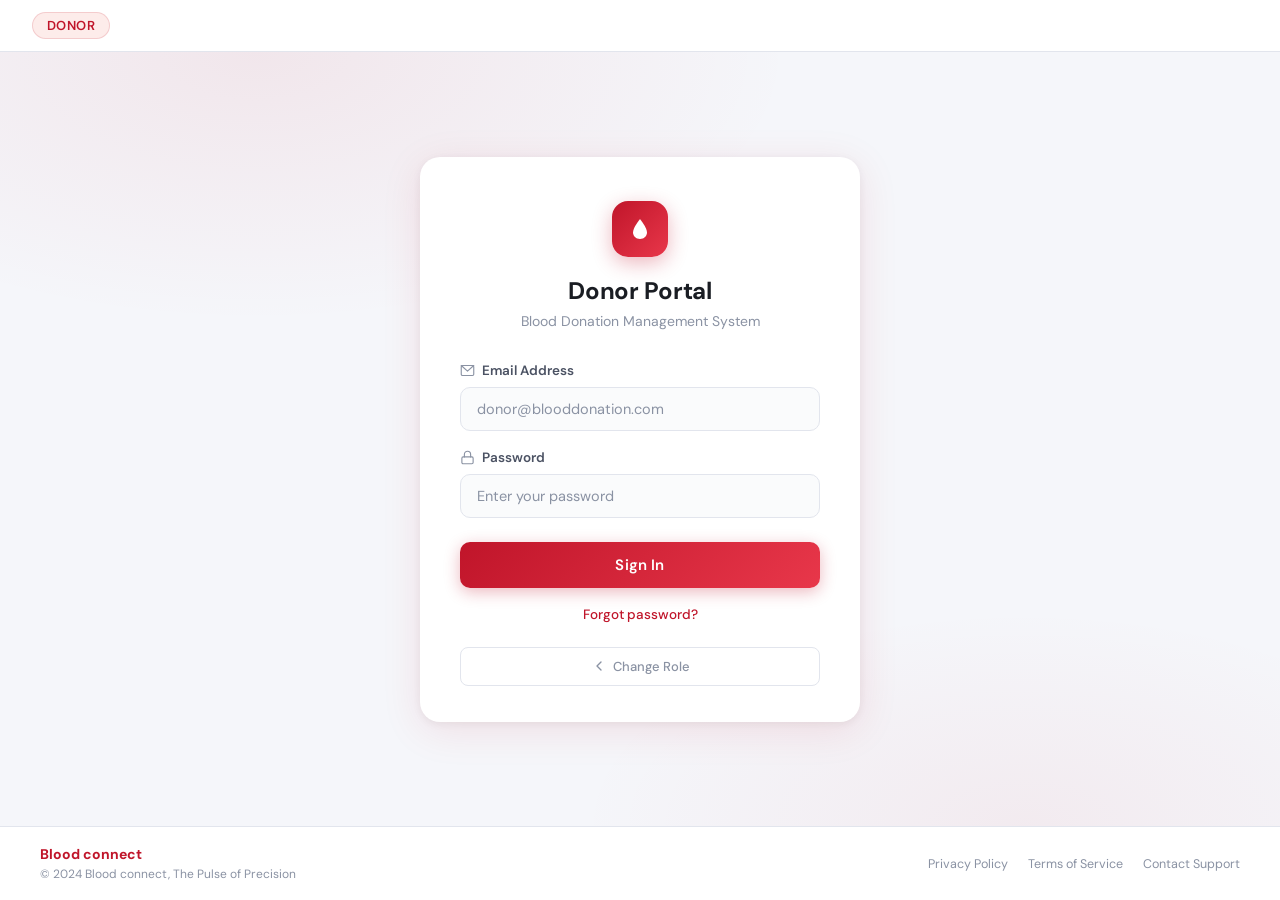
<file: front/donor/donor-login.html>
<!DOCTYPE html>
<html lang="en">
<head>
  <meta charset="UTF-8" />
  <meta name="viewport" content="width=device-width, initial-scale=1.0"/>
  <title>Donor Portal – Blood Connect</title>
  <link href="https://fonts.googleapis.com/css2?family=DM+Sans:wght@400;500;600;700&display=swap" rel="stylesheet"/>
  <link rel="stylesheet" href="donor-style.css"/>
</head>
<body>

  
  <div class="top-bar">
    <span class="top-role">Donor</span>
  </div>

  
  <main class="main">
    <div class="login-card">

      
      <div class="card-header">
        <div class="brand-icon">
          <svg viewBox="0 0 24 24" fill="white" width="24" height="24">
            <path d="M12 2C12 2 5 10.5 5 15.5C5 19.09 8.13 22 12 22C15.87 22 19 19.09 19 15.5C19 10.5 12 2 12 2Z"/>
            <line x1="12" y1="10" x2="12" y2="16" stroke="white" stroke-width="1.8" stroke-linecap="round"/>
            <line x1="9"  y1="13" x2="15" y2="13" stroke="white" stroke-width="1.8" stroke-linecap="round"/>
          </svg>
        </div>
        <h1 class="card-title">Donor Portal</h1>
        <p class="card-sub">Blood Donation Management System</p>
      </div>

      
      <div class="form-group">
        <label class="form-label">
          <svg class="label-icon" viewBox="0 0 24 24" fill="none" stroke="currentColor"
               stroke-width="1.8" stroke-linecap="round" stroke-linejoin="round">
            <rect x="2" y="4" width="20" height="16" rx="2"/>
            <polyline points="2,4 12,13 22,4"/>
          </svg>
          Email Address
        </label>
        <input type="email" class="form-input" placeholder="donor@blooddonation.com"/>
      </div>

      <div class="form-group">
        <label class="form-label">
          <svg class="label-icon" viewBox="0 0 24 24" fill="none" stroke="currentColor"
               stroke-width="1.8" stroke-linecap="round" stroke-linejoin="round">
            <rect x="3" y="11" width="18" height="11" rx="2"/>
            <path d="M7 11V7a5 5 0 0 1 10 0v4"/>
          </svg>
          Password
        </label>
        <input type="password" class="form-input" placeholder="Enter your password"/>
      </div>

      
      <button class="btn-signin">Sign In</button>

      
      <a href="#" class="forgot-link">Forgot password?</a>

      
      <a href="#" class="change-role">
        <svg viewBox="0 0 24 24" fill="none" stroke="currentColor"
             stroke-width="2" stroke-linecap="round" stroke-linejoin="round"
             width="16" height="16">
          <polyline points="15 18 9 12 15 6"/>
        </svg>
        Change Role
      </a>

    </div>
  </main>

  
  <footer class="footer">
    <div class="footer-left">
      <div class="footer-brand">Blood connect</div>
      <p class="footer-copy">© 2024 Blood connect, The Pulse of Precision</p>
    </div>
    <div class="footer-links">
      <a href="#">Privacy Policy</a>
      <a href="#">Terms of Service</a>
      <a href="#">Contact Support</a>
    </div>
  </footer>

</body>
</html>
</file>
<file: front/donor/donor-style.css>
/* =============================================
   donor-style.css — Blood Connect Donor Login
   ============================================= */

*, *::before, *::after {
  box-sizing: border-box;
  margin: 0;
  padding: 0;
}

:root {
  --red-primary:    #C0152A;
  --red-dark:       #96101F;
  --red-light:      #FDECEA;
  --red-mid:        #E8374A;
  --white:          #FFFFFF;
  --bg:             #F5F6FA;
  --text-dark:      #1A1D23;
  --text-mid:       #4B5263;
  --text-soft:      #8A92A3;
  --border:         #E2E5ED;
  --input-bg:       #FAFBFC;
  --shadow-card:    0 8px 40px rgba(192,21,42,0.10), 0 2px 8px rgba(0,0,0,0.06);
  --shadow-btn:     0 4px 16px rgba(192,21,42,0.30);
  --radius-card:    20px;
  --radius-input:   10px;
  --radius-btn:     10px;
  --font:           'DM Sans', sans-serif;
}

html, body {
  height: 100%;
}

body {
  font-family: var(--font);
  background: var(--bg);
  color: var(--text-dark);
  display: flex;
  flex-direction: column;
  min-height: 100vh;
}

/* ── Top Bar ── */
.top-bar {
  background: var(--white);
  border-bottom: 1px solid var(--border);
  padding: 12px 32px;
  display: flex;
  align-items: center;
}

.top-role {
  font-size: 13px;
  font-weight: 600;
  color: var(--red-primary);
  background: var(--red-light);
  border: 1px solid rgba(192,21,42,0.15);
  padding: 4px 14px;
  border-radius: 20px;
  letter-spacing: 0.03em;
  text-transform: uppercase;
}

/* ── Main ── */
.main {
  flex: 1;
  display: flex;
  align-items: center;
  justify-content: center;
  padding: 48px 16px;
  background:
    radial-gradient(ellipse 60% 50% at 20% 0%, rgba(192,21,42,0.07) 0%, transparent 70%),
    radial-gradient(ellipse 50% 40% at 80% 100%, rgba(192,21,42,0.05) 0%, transparent 70%),
    var(--bg);
}

/* ── Login Card ── */
.login-card {
  background: var(--white);
  border-radius: var(--radius-card);
  box-shadow: var(--shadow-card);
  padding: 44px 40px 36px;
  width: 100%;
  max-width: 440px;
  display: flex;
  flex-direction: column;
  gap: 0;
}

/* ── Card Header ── */
.card-header {
  display: flex;
  flex-direction: column;
  align-items: center;
  text-align: center;
  margin-bottom: 32px;
}

.brand-icon {
  width: 56px;
  height: 56px;
  background: linear-gradient(135deg, var(--red-primary) 0%, var(--red-mid) 100%);
  border-radius: 16px;
  display: flex;
  align-items: center;
  justify-content: center;
  margin-bottom: 18px;
  box-shadow: 0 6px 20px rgba(192,21,42,0.30);
}

.card-title {
  font-size: 24px;
  font-weight: 700;
  color: var(--text-dark);
  letter-spacing: -0.3px;
  margin-bottom: 6px;
}

.card-sub {
  font-size: 14px;
  color: var(--text-soft);
  font-weight: 400;
}

/* ── Form ── */
.form-group {
  display: flex;
  flex-direction: column;
  gap: 8px;
  margin-bottom: 18px;
}

.form-label {
  display: flex;
  align-items: center;
  gap: 7px;
  font-size: 13.5px;
  font-weight: 600;
  color: var(--text-mid);
}

.label-icon {
  width: 15px;
  height: 15px;
  color: var(--text-soft);
  flex-shrink: 0;
}

.form-input {
  width: 100%;
  padding: 12px 16px;
  border: 1.5px solid var(--border);
  border-radius: var(--radius-input);
  background: var(--input-bg);
  font-family: var(--font);
  font-size: 14.5px;
  color: var(--text-dark);
  outline: none;
  transition: border-color 0.18s, box-shadow 0.18s;
}

.form-input::placeholder {
  color: var(--text-soft);
}

.form-input:focus {
  border-color: var(--red-primary);
  box-shadow: 0 0 0 3px rgba(192,21,42,0.09);
  background: var(--white);
}

/* ── Sign In Button ── */
.btn-signin {
  width: 100%;
  padding: 13px;
  background: linear-gradient(135deg, var(--red-primary) 0%, var(--red-mid) 100%);
  color: var(--white);
  font-family: var(--font);
  font-size: 15px;
  font-weight: 600;
  border: none;
  border-radius: var(--radius-btn);
  cursor: pointer;
  margin-top: 6px;
  margin-bottom: 18px;
  box-shadow: var(--shadow-btn);
  letter-spacing: 0.01em;
  transition: opacity 0.18s, transform 0.15s, box-shadow 0.18s;
}

.btn-signin:hover {
  opacity: 0.93;
  transform: translateY(-1px);
  box-shadow: 0 6px 22px rgba(192,21,42,0.38);
}

.btn-signin:active {
  transform: translateY(0);
  opacity: 1;
}

/* ── Forgot Link ── */
.forgot-link {
  display: block;
  text-align: center;
  font-size: 13.5px;
  color: var(--red-primary);
  font-weight: 500;
  text-decoration: none;
  margin-bottom: 24px;
  transition: color 0.15s;
}

.forgot-link:hover {
  color: var(--red-dark);
  text-decoration: underline;
}

/* ── Change Role ── */
.change-role {
  display: flex;
  align-items: center;
  justify-content: center;
  gap: 6px;
  font-size: 13px;
  font-weight: 500;
  color: var(--text-soft);
  text-decoration: none;
  padding: 10px;
  border-radius: 8px;
  border: 1.5px solid var(--border);
  transition: color 0.15s, border-color 0.15s, background 0.15s;
}

.change-role:hover {
  color: var(--red-primary);
  border-color: rgba(192,21,42,0.25);
  background: var(--red-light);
}

/* ── Footer ── */
.footer {
  background: var(--white);
  border-top: 1px solid var(--border);
  padding: 18px 40px;
  display: flex;
  align-items: center;
  justify-content: space-between;
  flex-wrap: wrap;
  gap: 12px;
}

.footer-brand {
  font-size: 14px;
  font-weight: 700;
  color: var(--red-primary);
  margin-bottom: 3px;
}

.footer-copy {
  font-size: 12px;
  color: var(--text-soft);
}

.footer-links {
  display: flex;
  gap: 20px;
}

.footer-links a {
  font-size: 12.5px;
  color: var(--text-soft);
  text-decoration: none;
  transition: color 0.15s;
}

.footer-links a:hover {
  color: var(--red-primary);
}

/* ── Responsive ── */
@media (max-width: 520px) {
  .login-card {
    padding: 32px 22px 28px;
  }

  .footer {
    flex-direction: column;
    align-items: flex-start;
    padding: 16px 20px;
  }

  .footer-links {
    gap: 14px;
  }
}
</file>
